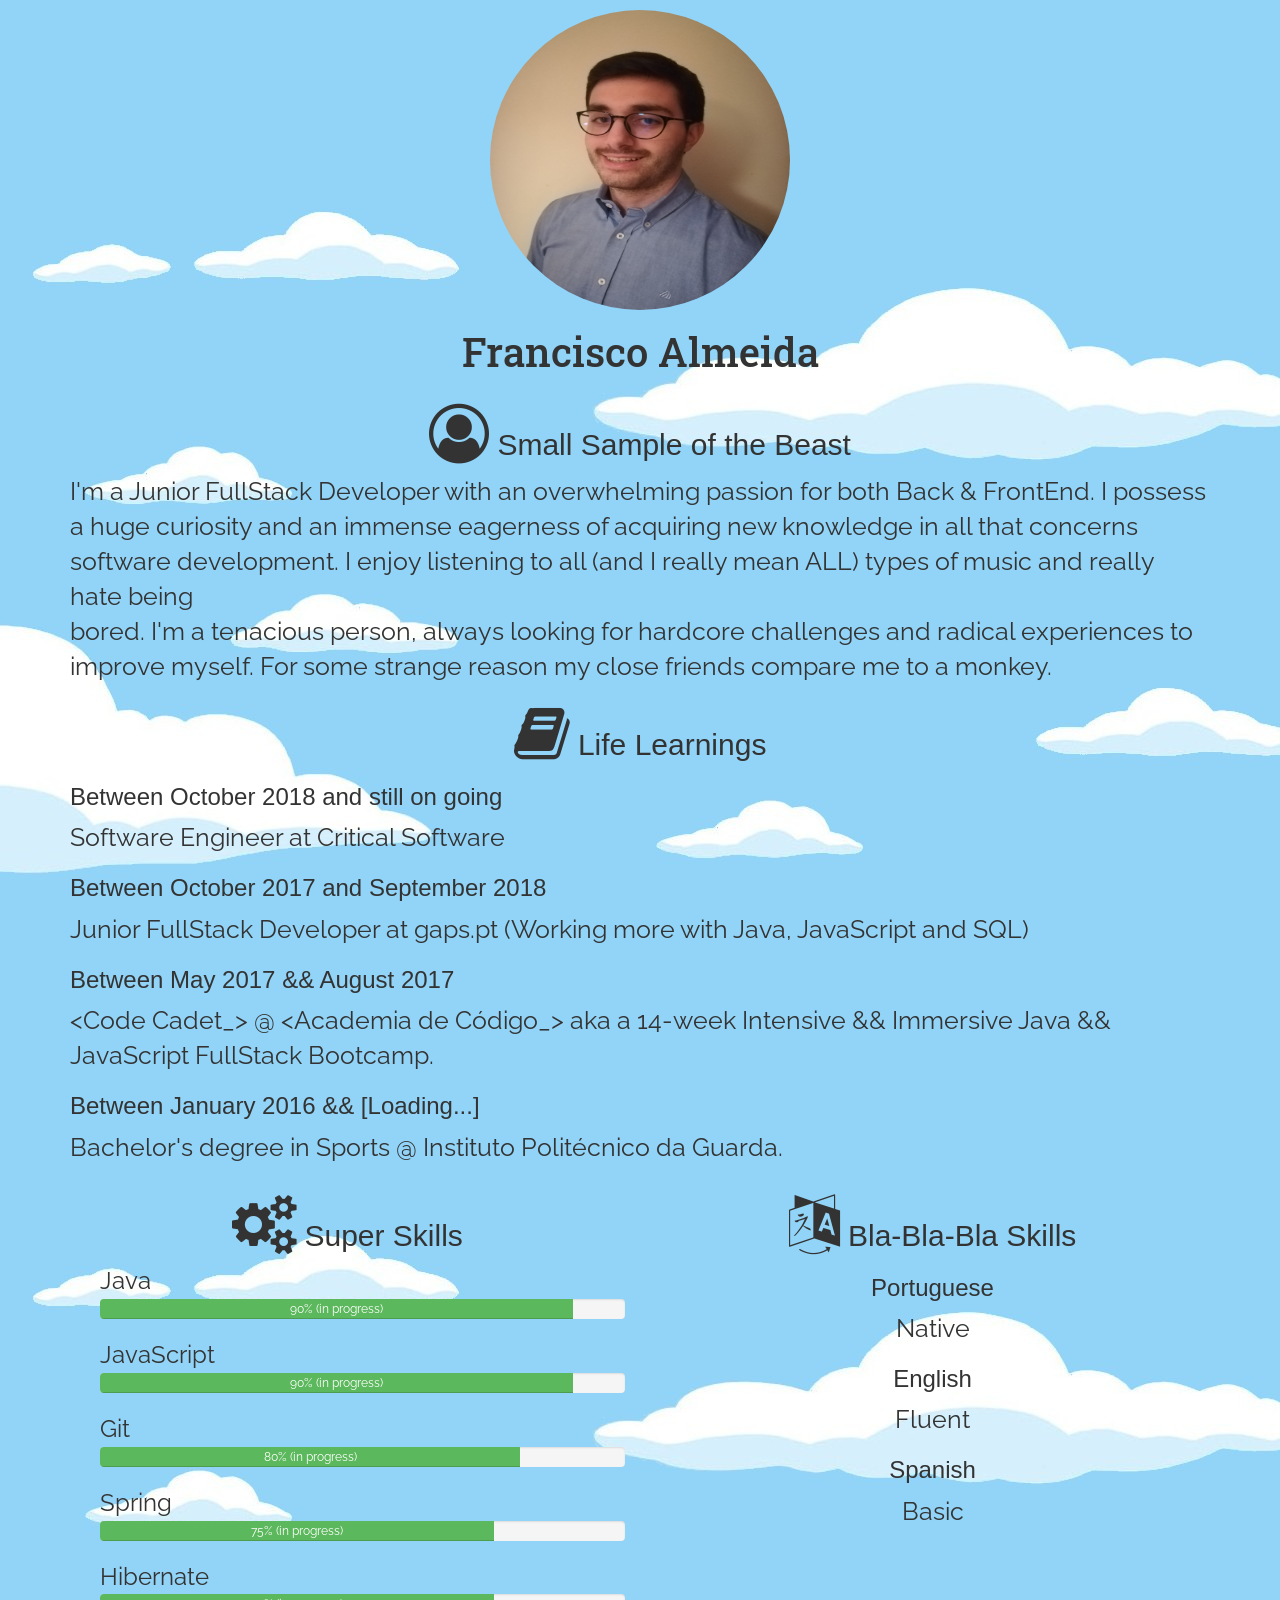
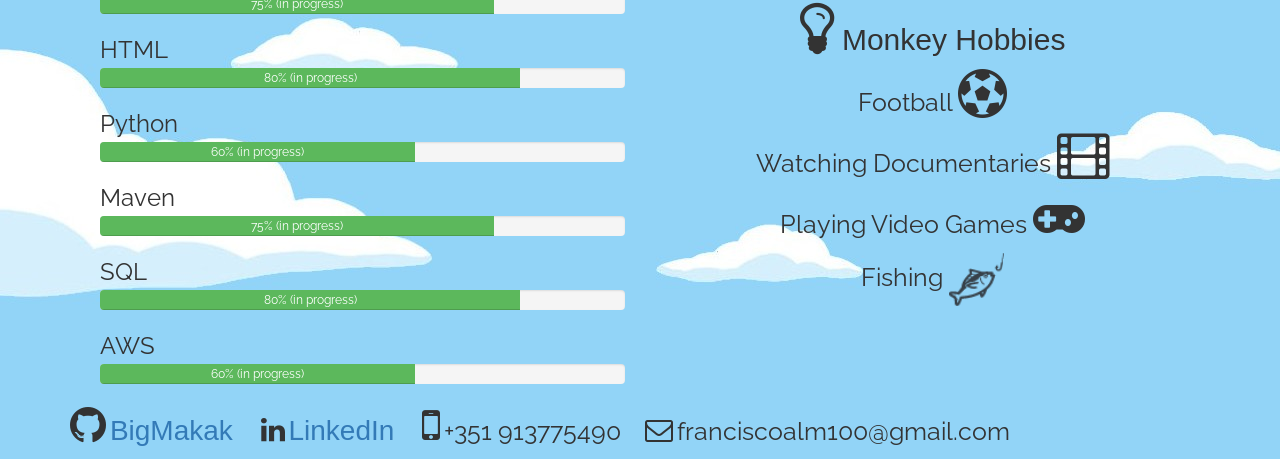
<file: index.html>
<!DOCTYPE>
<html>
<head>
  <meta charset="utf-8"  />
  <meta name="cv" content="cv-profile"/>
  <link rel="stylesheet" type="text/css" href="resources/cv-style.css" />
  <link rel="stylesheet" href="https://cdnjs.cloudflare.com/ajax/libs/font-awesome/4.7.0/css/font-awesome.min.css">
  <link href="https://fonts.googleapis.com/css?family=Raleway|Roboto+Slab" rel="stylesheet">
  <!-- Latest compiled and minified CSS -->
<link rel="stylesheet" href="https://maxcdn.bootstrapcdn.com/bootstrap/3.3.7/css/bootstrap.min.css">

<!-- jQuery library -->
<script src="https://ajax.googleapis.com/ajax/libs/jquery/3.2.1/jquery.min.js"></script>

<!-- Latest compiled JavaScript -->
<script src="https://maxcdn.bootstrapcdn.com/bootstrap/3.3.7/js/bootstrap.min.js"></script>

</head>

    <div class="container" >
      <body class="body">
        <div class="header">

    <img src="resources/profile.jpg"  class="profileImage" alt="Profile image" width="300" height="300" />

    <h1 class="name"> Francisco Almeida </h1>


    </div>

    <div id="divText">

    <h2 id="h31" class="title-center"><i id="icon-person" class="fa fa-user-circle-o fa-2x" aria-hidden="true"></i> Small Sample of the Beast</h2>
      <p class="about"> I'm a Junior FullStack Developer with an overwhelming passion for both Back &#38; FrontEnd.
        I possess a huge curiosity and an immense eagerness of acquiring new knowledge in all that concerns software development.
        I enjoy listening to all (and I really mean ALL) types of music and really hate being<br> bored.
        I'm a tenacious person, always looking for hardcore challenges and radical experiences to improve myself. For some strange reason my close friends compare me to a monkey.
    </p>

    <h2 class="title-center"> <i class="fa fa-book fa-2x" aria-hidden="true"></i> Life Learnings</h2>
    
    <h3>Between October 2018 and still on going</h3>
    <p>Software Engineer at Critical Software</p>

    <h3>Between October 2017 and September 2018</h3>

     <p>Junior FullStack Developer at gaps.pt (Working more with Java, JavaScript and SQL)</p>
    <h3>Between May 2017 &#38;&#38; August 2017</h3>
    <p>
      &lt;Code Cadet_&gt; @ &lt;Academia de Código_&gt; aka a 14-week Intensive &#38;&#38; Immersive Java &#38;&#38; JavaScript FullStack Bootcamp.
    </p>

    <h3>Between January 2016 &#38;&#38; [Loading...]</h3>
    <p>Bachelor's degree in Sports @ Instituto Politécnico da Guarda.</p>


    <div class="row" >
      <div class="col-sm-6" >

    <h2 class="title-center"> <i class="fa fa-cogs fa-2x" aria-hidden="true"></i> Super Skills</h2>

    <ul class="fa-ul">
      <!-- Icons as powerPoints -->
      <li>  Java  <div class="progress">
        <div class="progress-bar progress-bar-success" role="progressbar" aria-valuenow="40" aria-valuemin="0" aria-valuemax="200" style="width:90%">  90% (in progress) </div>
     </li> 


      <li >  JavaScript  <div class="progress">
          <div class="progress-bar progress-bar-success" role="progressbar" aria-valuenow="40" aria-valuemin="0" aria-valuemax="100" style="width:90%"> 90%  (in progress) </div>
      </li>
  

      <li>  Git  <div class="progress">
  <div class="progress-bar progress-bar-success" role="progressbar" aria-valuenow="40"
  aria-valuemin="0" aria-valuemax="100" style="width:80%">
    80%  (in progress)
  </div></li></li>
      <li>  Spring  <div class="progress">
  <div class="progress-bar progress-bar-success" role="progressbar" aria-valuenow="40"
  aria-valuemin="0" aria-valuemax="100" style="width:75%">
    75% (in progress)
  </div></li></li>
      <li>  Hibernate  <div class="progress">
  <div class="progress-bar progress-bar-success" role="progressbar" aria-valuenow="40"
  aria-valuemin="0" aria-valuemax="100" style="width:75%">
    75% (in progress)
  </div></li></li>
      <li>  HTML  <div class="progress">
  <div class="progress-bar progress-bar-success" role="progressbar" aria-valuenow="40"
  aria-valuemin="0" aria-valuemax="100" style="width:80%">
    80% (in progress)
  </div></li></li>
      <li>  Python  <div class="progress">
  <div class="progress-bar progress-bar-success" role="progressbar" aria-valuenow="40"
  aria-valuemin="0" aria-valuemax="100" style="width:60%">
    60% (in progress)
  </div></li>
      <li> Maven  <div class="progress">
  <div class="progress-bar progress-bar-success" role="progressbar" aria-valuenow="40"
  aria-valuemin="0" aria-valuemax="100" style="width:75%">
    75% (in progress)
  </div>  </li>
  <li> SQL <div class="progress">
<div class="progress-bar progress-bar-success" role="progressbar" aria-valuenow="40" aria-valuemin="0" aria-valuemax="100" style="width:80%"> 80% (in progress) </div> 
   </li>
   <li> AWS <div class="progress">
      <div class="progress-bar progress-bar-success" role="progressbar" aria-valuenow="40" aria-valuemin="0" aria-valuemax="100" style="width:60%"> 60% (in progress) </div> 
         </li>
    </div>

    <div class="col-sm-6">
      <h2> <i class="fa fa-language fa-2x" aria-hidden="true"> </i> Bla-Bla-Bla Skills</h2>

            <h3>Portuguese</h3>
            <p>Native</p>
            <h3>English</h3>
            <p>Fluent</p>
            <h3>Spanish</h3>
            <p>Basic</p>
<br />
<br />
            <h2> <i class="fa fa-lightbulb-o fa-2x" aria-hidden="true"></i> Monkey Hobbies</h2>
              <p>Football  <i class="fa fa-futbol-o fa-2x" aria-hidden="true"></i> </a>
              <p>Watching Documentaries  <i class="fa fa-film fa-2x" aria-hidden="true"></i> </p>
              <p>Playing Video Games  <i class="fa fa-gamepad fa-2x" aria-hidden="true"></i> </p>
              <p>Fishing  <img src="resources/fish-icon.png" height="55" width="55"/> </p>

    </div>
  </div>

    </li>
    </ul>




  <div id="footer">
    <div class="row" >
      <div class="col-sm-12" >
    <i class="fa fa-github fa-3x" aria-hidden="true"></i>
    <a href="https://github.com/BigMakak" target="_blank" font-size="150%"> BigMakak </a>
    <i class="fa fa-linkedin fa-2x" id="linkedInLogo" aria-hidden="true"></i>
    <a href="https://www.linkedin.com/in/francisco-almeida-26796a143/" class="linkedin"  target="_blank">LinkedIn </a>
    <i class="fa fa-mobile fa-3x" aria-hidden="true" id="phoneIcon"></i>
    <p id="phoneNumber" class="aboutMe">+351 913775490</p>
    <i class="fa fa-envelope-o fa-2x" aria-hidden="true" id="emailIcon" ></i>
    <p id="email"> franciscoalm100@gmail.com</p>
  </div>
</div>



  </div>
</div>
  </body>



</html>
</file>
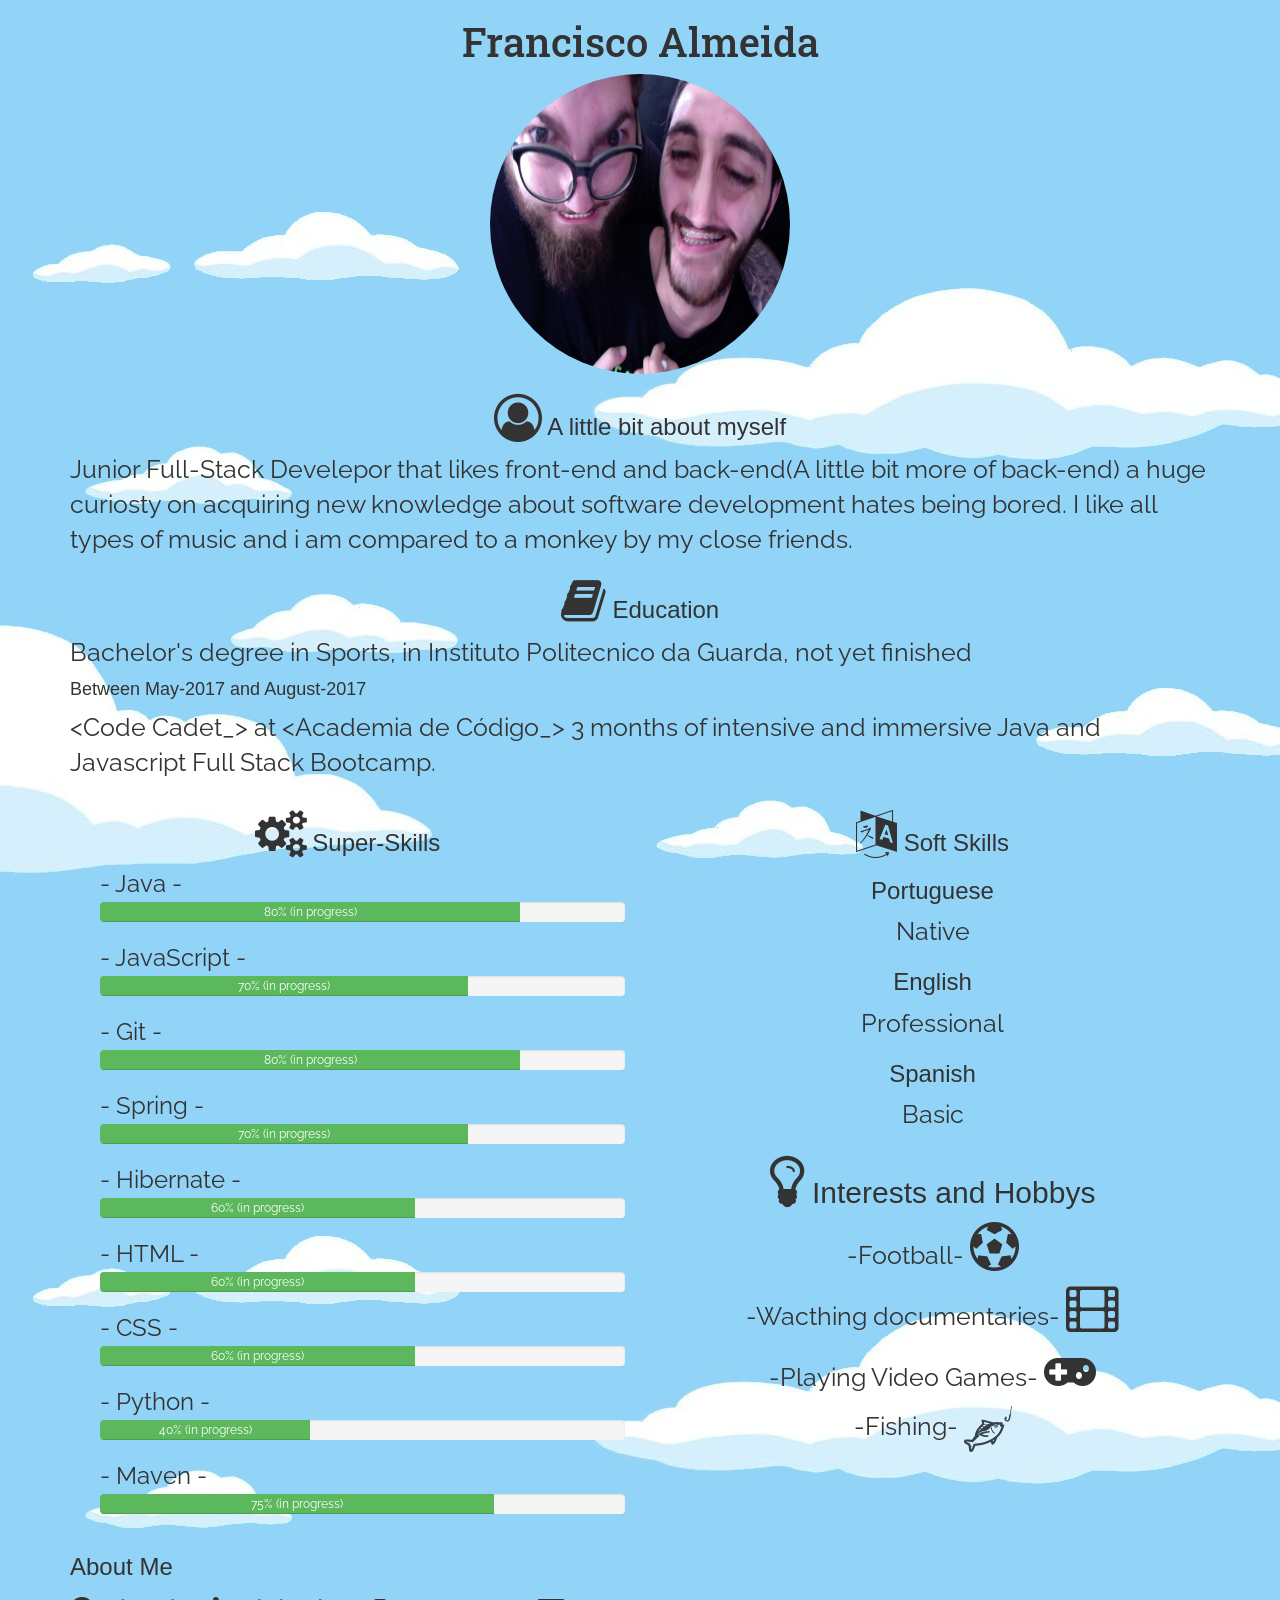
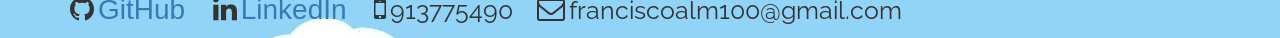
<file: cv-profile.html>
<!DOCTYPE>
<html>
<head>
  <meta charset="utf-8"  />
  <meta name="cv" content="cv-profile"/>
  <link rel="stylesheet" type="text/css" href="resources/cv-style.css" />
  <link rel="stylesheet" href="https://cdnjs.cloudflare.com/ajax/libs/font-awesome/4.7.0/css/font-awesome.min.css">
  <link href="https://fonts.googleapis.com/css?family=Raleway|Roboto+Slab" rel="stylesheet">
  <!-- Latest compiled and minified CSS -->
<link rel="stylesheet" href="https://maxcdn.bootstrapcdn.com/bootstrap/3.3.7/css/bootstrap.min.css">

<!-- jQuery library -->
<script src="https://ajax.googleapis.com/ajax/libs/jquery/3.2.1/jquery.min.js"></script>

<!-- Latest compiled JavaScript -->
<script src="https://maxcdn.bootstrapcdn.com/bootstrap/3.3.7/js/bootstrap.min.js"></script>

</head>

    <div class="container" >
      <body class="body">
        <div class="header">

    <h1 class="name"> Francisco Almeida </h1>

    <img src="resources/francisco.jpeg"  class="profileImage" alt="Profile image" width="300" height="300" />

    </div>

    <div id="divText">

    <h3 id="h31" class="title-center"><i class="fa fa-user-circle-o fa-2x" aria-hidden="true"></i> A little bit about myself</h3>
      <p class="about"> Junior Full-Stack Develepor that likes front-end and back-end(A little bit more of back-end)
      a huge curiosty on acquiring new knowledge about software development
      hates being bored. I like all types of music and i am compared to a monkey by my close friends.
    </p>

    <h3 class="title-center"> <i class="fa fa-book fa-2x" aria-hidden="true"></i> Education</h3>
    <p>Bachelor's degree in Sports, in Instituto Politecnico da Guarda, not yet finished </p>

      <h4>Between May-2017 and August-2017</h4>
    <p>
      &lt;Code Cadet_&gt; at &lt;Academia de Código_&gt; 3 months of intensive and immersive Java and Javascript Full Stack Bootcamp.
    </p>

    <div class="row" >
      <div class="col-sm-6" >

    <h3 class="title-center"> <i class="fa fa-cogs fa-2x" aria-hidden="true"></i> Super-Skills</h3>

    <ul class="fa-ul">
      <!-- Icons as powerPoints -->
      <li> - Java - <div class="progress">
  <div class="progress-bar progress-bar-success" role="progressbar" aria-valuenow="40"
  aria-valuemin="0" aria-valuemax="100" style="width:80%">
    80% (in progress)
  </div></li> </li>

      <li> - JavaScript - <div class="progress">
  <div class="progress-bar progress-bar-success" role="progressbar" aria-valuenow="40"
  aria-valuemin="0" aria-valuemax="100" style="width:70%">
    70%  (in progress)
  </div></li>
      <li> - Git - <div class="progress">
  <div class="progress-bar progress-bar-success" role="progressbar" aria-valuenow="40"
  aria-valuemin="0" aria-valuemax="100" style="width:80%">
    80%  (in progress)
  </div></li></li>
      <li> - Spring - <div class="progress">
  <div class="progress-bar progress-bar-success" role="progressbar" aria-valuenow="40"
  aria-valuemin="0" aria-valuemax="100" style="width:70%">
    70% (in progress)
  </div></li></li>
      <li> - Hibernate - <div class="progress">
  <div class="progress-bar progress-bar-success" role="progressbar" aria-valuenow="40"
  aria-valuemin="0" aria-valuemax="100" style="width:60%">
    60% (in progress)
  </div></li></li>
      <li> - HTML - <div class="progress">
  <div class="progress-bar progress-bar-success" role="progressbar" aria-valuenow="40"
  aria-valuemin="0" aria-valuemax="100" style="width:60%">
    60% (in progress)
  </div></li></li>
      <li> - CSS - <div class="progress">
  <div class="progress-bar progress-bar-success" role="progressbar" aria-valuenow="40"
  aria-valuemin="0" aria-valuemax="100" style="width:60%">
    60% (in progress)
  </div></li>
      <li> - Python - <div class="progress">
  <div class="progress-bar progress-bar-success" role="progressbar" aria-valuenow="40"
  aria-valuemin="0" aria-valuemax="100" style="width:40%">
    40% (in progress)
  </div></li>
      <li> - Maven - <div class="progress">
  <div class="progress-bar progress-bar-success" role="progressbar" aria-valuenow="40"
  aria-valuemin="0" aria-valuemax="100" style="width:75%">
    75% (in progress)
  </div>  </li>
    </div>
    <div class="col-sm-6">
      <h3> <i class="fa fa-language fa-2x" aria-hidden="true"> </i> Soft Skills</h3>

            <h3>Portuguese</h3>
            <p>Native</p>
            <h3>English</h3>
            <p>Professional</p>
            <h3>Spanish</h3>
            <p>Basic</p>

            <h2> <i class="fa fa-lightbulb-o fa-2x" aria-hidden="true"></i> Interests and Hobbys</h2>
              <p>-Football- <i class="fa fa-futbol-o fa-2x" aria-hidden="true"></i> </p>
              <p>-Wacthing documentaries- <i class="fa fa-film fa-2x" aria-hidden="true"></i> </p>
              <p>-Playing Video Games- <i class="fa fa-gamepad fa-2x" aria-hidden="true"></i> </p>
              <p>-Fishing- <img src="resources/fish-icon.png" /> </p>

    </div>
  </div>

    </li>
    </ul>




    <h3>About Me</h3>
  <div id="footer">
    <i class="fa fa-github fa-2x" aria-hidden="true"></i>
    <a href="https://github.com/BigMakak" target="_blank"> GitHub </a>
    <i class="fa fa-linkedin fa-2x" id="linkedInLogo" aria-hidden="true"></i>
    <a href="https://www.linkedin.com/in/francisco-almeida-26796a143/" class="linkedin"  target="_blank">LinkedIn </a>
    <i class="fa fa-mobile fa-2x" aria-hidden="true" id="phoneIcon"></i>
    <p id="phoneNumber">913775490</p>
    <i class="fa fa-envelope-o fa-2x" aria-hidden="true" id="emailIcon" ></i>
    <p id="email"> franciscoalm100@gmail.com</p>




  </div>
</div>
  </body>



</html>
</file>
<file: resources/cv-style.css>
.container {
  margin: auto;
}
div.header {

}
#h31 {
  margin-bottom: 10px;
}
.name {
  font-size: 500%;
}

.body {
  background-image: url("clouds.jpg");

}

a {
  font-size: 200%;
}
.profileImage {
  display: block;
  margin-left: auto;
  margin-right: auto;
  border-radius: 50%;
  margin-top: 10px;

}

#fullStack {
  text-align: center;
}

.loading {
  text-align: center;
}

div#divText {
  float: right;
}

li {
  font-family: 'Raleway', sans-serif;
  font-size: 170%;
  text-align: left;

}

h3 {
  font-family: 'Roboto Slab', serif;

}

h2 {
  text-align: center;
  font-size: 200%;
}

h1 {
  font-size: 200%;
}

p {
  font-family: 'Raleway', sans-serif;
  font-size: 175%;

}

.name {
  text-align: center;
  font-family: 'Roboto Slab', serif;
  font-size: 40px;

}

.about {
  font-family: 'Raleway', sans-serif;
}

h3.title-center {
  text-align: center;
}

h4 {
  font-size: 200%;
}

#linkedInLogo {
  margin-left: 20px;
}

#phoneIcon {
  margin-left: 20px;
}

#phoneNumber {
  display: inline-block;
}

#emailIcon {
  display: inline-block;
  margin-left: 20px;
}

#linkedInP {
  display: inline-block;
}

div.progress {
  display: block;
}

#email {
  display: inline-block;
}

div#footer {
  clear: both;
  margin-top: 5px;
  display: inline;
}

div.col-sm-6 {
  text-align: center;
}

#icon-person {
  margin-top: 0%;
}
</file>
